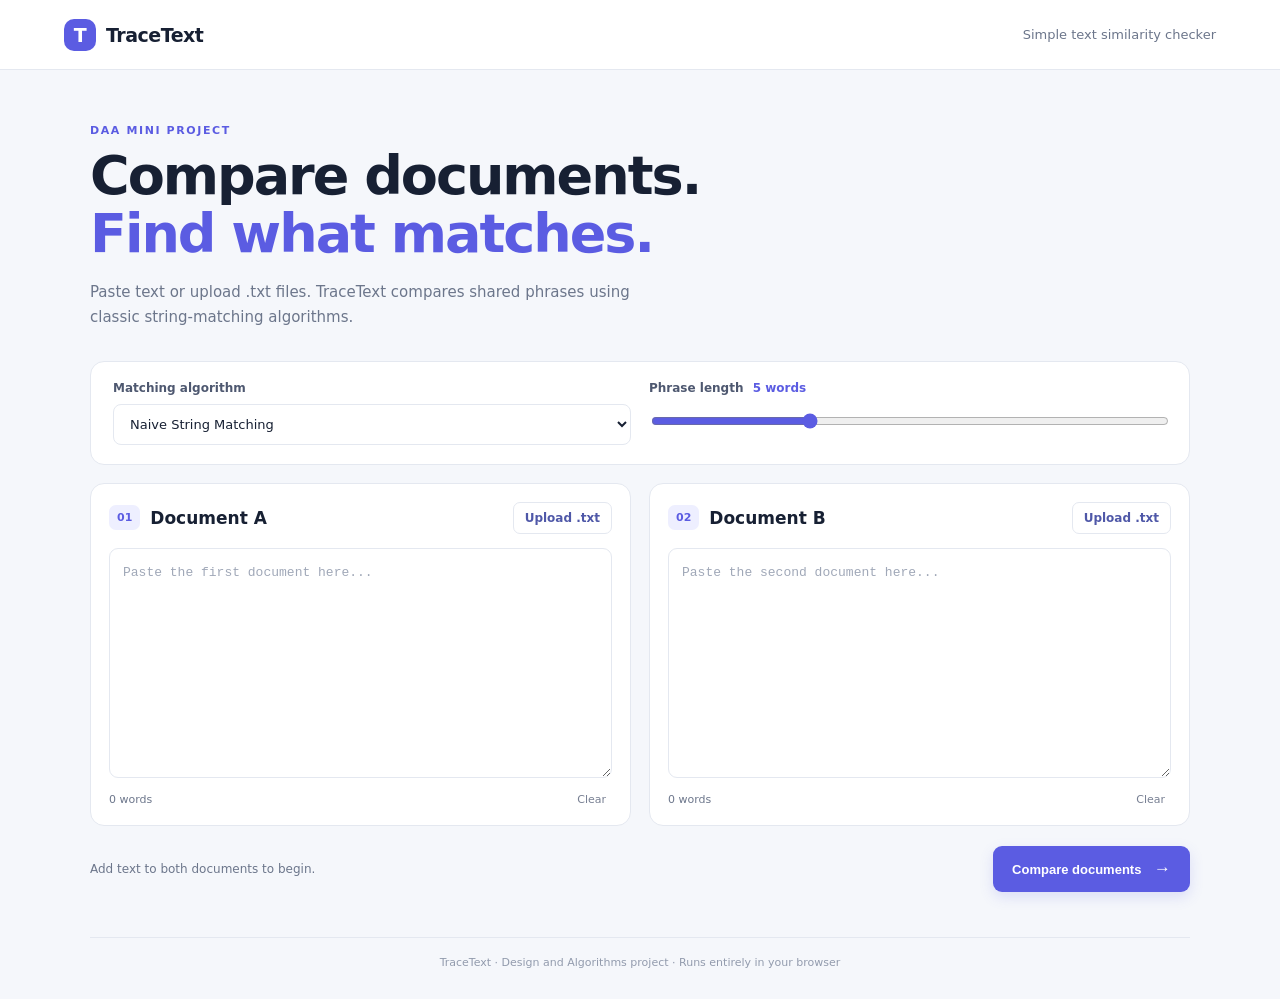
<file: plagiarism_detection_capstone/index.html>
<!DOCTYPE html>
<html lang="en">
<head>
  <meta charset="UTF-8">
  <meta name="viewport" content="width=device-width, initial-scale=1.0">
  <title>TraceText | Plagiarism Checker</title>
  <link rel="stylesheet" href="style.css">
</head>
<body>
  <header class="topbar">
    <a class="brand" href="#"><span class="brand-mark">T</span> TraceText</a>
    <span class="tagline">Simple text similarity checker</span>
  </header>

  <main class="container">
    <section class="hero">
      <p class="eyebrow">DAA MINI PROJECT</p>
      <h1>Compare documents.<br><span>Find what matches.</span></h1>
      <p class="intro">Paste text or upload .txt files. TraceText compares shared phrases using classic string-matching algorithms.</p>
    </section>

    <section class="controls">
      <div class="field">
        <label for="algorithm">Matching algorithm</label>
        <select id="algorithm">
          <option value="naive">Naive String Matching</option>
          <option value="rabin">Rabin–Karp</option>
          <option value="kmp">Knuth–Morris–Pratt (KMP)</option>
        </select>
      </div>
      <div class="field ngram-field">
        <label for="phraseLength">Phrase length <span id="phraseValue">5 words</span></label>
        <input id="phraseLength" type="range" min="2" max="12" value="5">
      </div>
    </section>

    <section class="documents">
      <article class="document-card">
        <div class="card-heading">
          <div><span class="doc-number">01</span><h2>Document A</h2></div>
          <label class="upload-button" for="fileA">Upload .txt</label>
          <input class="file-input" id="fileA" type="file" accept=".txt,text/plain">
        </div>
        <textarea id="textA" placeholder="Paste the first document here..."></textarea>
        <div class="card-footer"><span id="countA">0 words</span><button class="text-button" id="clearA" type="button">Clear</button></div>
      </article>

      <article class="document-card">
        <div class="card-heading">
          <div><span class="doc-number">02</span><h2>Document B</h2></div>
          <label class="upload-button" for="fileB">Upload .txt</label>
          <input class="file-input" id="fileB" type="file" accept=".txt,text/plain">
        </div>
        <textarea id="textB" placeholder="Paste the second document here..."></textarea>
        <div class="card-footer"><span id="countB">0 words</span><button class="text-button" id="clearB" type="button">Clear</button></div>
      </article>
    </section>

    <div class="action-row">
      <p id="status" role="status">Add text to both documents to begin.</p>
      <button id="compareBtn" class="primary-button" type="button">Compare documents <span aria-hidden="true">→</span></button>
    </div>

    <section id="results" class="results hidden" aria-live="polite">
      <div class="results-heading"><div><p class="eyebrow">COMPARISON REPORT</p><h2>Results</h2></div><span id="algorithmUsed" class="algorithm-pill"></span></div>
      <div class="stats">
        <div class="stat-card similarity-card"><span>Text similarity</span><strong id="similarity">0%</strong><div class="progress"><span id="progressFill"></span></div></div>
        <div class="stat-card"><span>Shared phrases</span><strong id="sharedCount">0</strong></div>
        <div class="stat-card"><span>Unique phrases checked</span><strong id="checkedCount">0</strong></div>
      </div>
      <div class="matches-panel">
        <div class="matches-title"><h3>Matching phrases</h3><span id="matchHint"></span></div>
        <ul id="matchesList" class="matches-list"></ul>
      </div>
      <p class="disclaimer">This is an educational text-similarity tool, not a definitive plagiarism verdict. Results depend on phrase length and exact wording.</p>
    </section>

    <footer>TraceText · Design and Algorithms project · Runs entirely in your browser</footer>
  </main>
  <script src="script.js"></script>
</body>
</html>
</file>
<file: plagiarism_detection_capstone/style.css>
:root {
  --bg: #f5f7fb;
  --surface: #ffffff;
  --ink: #172033;
  --muted: #6c768b;
  --line: #e4e8f0;
  --accent: #5b5ce2;
  --accent-dark: #4647c9;
  --soft: #eeefff;
  --green: #16866b;
}
* { box-sizing: border-box; }
body { margin: 0; background: var(--bg); color: var(--ink); font-family: Inter, ui-sans-serif, system-ui, -apple-system, "Segoe UI", sans-serif; }
.topbar { height: 70px; padding: 0 max(5vw, 22px); display: flex; align-items: center; justify-content: space-between; background: #fff; border-bottom: 1px solid var(--line); }
.brand { color: var(--ink); text-decoration: none; font-size: 19px; font-weight: 800; letter-spacing: -.5px; display: flex; align-items: center; gap: 10px; }
.brand-mark { width: 32px; height: 32px; display: grid; place-items: center; color: white; background: var(--accent); border-radius: 10px; }
.tagline { color: var(--muted); font-size: 13px; }
.container { width: min(1100px, 90%); margin: 54px auto 30px; }
.hero { max-width: 690px; margin-bottom: 30px; }
.eyebrow { margin: 0 0 10px; color: var(--accent); font-size: 11px; font-weight: 800; letter-spacing: 1.6px; }
h1 { margin: 0; font-size: clamp(36px, 5vw, 54px); line-height: 1.08; letter-spacing: -2px; }
h1 span { color: var(--accent); }
.intro { max-width: 590px; color: var(--muted); font-size: 15px; line-height: 1.7; margin: 16px 0 0; }
.controls { display: grid; grid-template-columns: 1fr 1fr; gap: 18px; padding: 19px 22px; background: var(--surface); border: 1px solid var(--line); border-radius: 14px; margin-bottom: 18px; }
.field { display: flex; flex-direction: column; gap: 9px; }
.field label { font-size: 12px; font-weight: 700; color: #4e5870; }
select { width: 100%; padding: 11px 12px; background: #fff; color: var(--ink); border: 1px solid var(--line); border-radius: 8px; font: inherit; font-size: 13px; }
input[type="range"] { width: 100%; accent-color: var(--accent); margin-top: 9px; }
#phraseValue { color: var(--accent); margin-left: 5px; }
.documents { display: grid; grid-template-columns: 1fr 1fr; gap: 18px; }
.document-card { background: var(--surface); border: 1px solid var(--line); border-radius: 14px; padding: 18px; min-width: 0; }
.card-heading, .card-heading > div { display: flex; align-items: center; }
.card-heading { justify-content: space-between; margin-bottom: 14px; }
.card-heading > div { gap: 10px; }
.doc-number { color: var(--accent); background: var(--soft); border-radius: 7px; padding: 6px 8px; font-size: 11px; font-weight: 800; }
h2 { margin: 0; font-size: 17px; }
.upload-button { padding: 8px 11px; border: 1px solid var(--line); border-radius: 7px; color: #4f58a8; font-size: 12px; font-weight: 700; cursor: pointer; }
.upload-button:hover { background: var(--soft); }
.file-input { display: none; }
textarea { width: 100%; min-height: 230px; resize: vertical; border: 1px solid var(--line); border-radius: 9px; padding: 13px; font: 13px/1.65 ui-monospace, SFMono-Regular, Consolas, monospace; color: var(--ink); outline: none; }
textarea:focus, select:focus { border-color: var(--accent); box-shadow: 0 0 0 3px #5b5ce21a; }
textarea::placeholder { color: #a0a8b8; }
.card-footer { display: flex; justify-content: space-between; align-items: center; margin-top: 10px; color: var(--muted); font-size: 11px; }
.text-button { border: 0; background: none; color: #777f92; cursor: pointer; font: inherit; }
.text-button:hover { color: #d04454; }
.action-row { display: flex; align-items: center; justify-content: space-between; gap: 15px; margin: 20px 0 34px; }
#status { color: var(--muted); font-size: 12px; margin: 0; }
.primary-button { border: 0; border-radius: 9px; background: var(--accent); color: #fff; padding: 13px 19px; font-size: 13px; font-weight: 750; cursor: pointer; box-shadow: 0 5px 14px #5b5ce22b; }
.primary-button:hover { background: var(--accent-dark); transform: translateY(-1px); }
.primary-button span { margin-left: 9px; font-size: 17px; }
.results { margin-top: 8px; }
.hidden { display: none; }
.results-heading { display: flex; align-items: end; justify-content: space-between; margin-bottom: 15px; }
.results-heading h2 { font-size: 25px; }
.algorithm-pill { padding: 7px 10px; border-radius: 20px; background: var(--soft); color: var(--accent); font-size: 11px; font-weight: 750; }
.stats { display: grid; grid-template-columns: 1.5fr 1fr 1fr; gap: 14px; }
.stat-card { min-height: 116px; display: flex; flex-direction: column; justify-content: center; gap: 8px; padding: 18px; background: #fff; border: 1px solid var(--line); border-radius: 12px; }
.stat-card > span { color: var(--muted); font-size: 12px; }
.stat-card strong { font-size: 29px; letter-spacing: -1px; }
.similarity-card strong { color: var(--accent); }
.progress { height: 6px; background: #eceefa; border-radius: 10px; overflow: hidden; margin-top: 2px; }
.progress span { display: block; height: 100%; width: 0; background: var(--accent); border-radius: inherit; transition: width .3s; }
.matches-panel { background: #fff; border: 1px solid var(--line); border-radius: 12px; margin-top: 14px; padding: 18px; }
.matches-title { display: flex; justify-content: space-between; align-items: center; gap: 10px; }
.matches-title h3 { margin: 0; font-size: 15px; }
.matches-title span { color: var(--muted); font-size: 11px; }
.matches-list { list-style: none; padding: 0; margin: 12px 0 0; display: grid; grid-template-columns: 1fr 1fr; gap: 8px; }
.matches-list li { padding: 10px 12px; background: #f7f8fc; border: 1px solid #edf0f5; border-radius: 8px; font-size: 12px; line-height: 1.5; overflow-wrap: anywhere; }
.matches-list .empty { grid-column: 1 / -1; color: var(--muted); text-align: center; padding: 22px; }
.disclaimer { color: var(--muted); font-size: 11px; line-height: 1.6; margin: 12px 2px 0; }
footer { border-top: 1px solid var(--line); margin-top: 45px; padding-top: 18px; text-align: center; color: #929bad; font-size: 11px; }
@media (max-width: 700px) {
  .container { margin-top: 35px; }
  .tagline { display: none; }
  .controls, .documents { grid-template-columns: 1fr; }
  .stats { grid-template-columns: 1fr 1fr; }
  .similarity-card { grid-column: 1 / -1; }
  .action-row { align-items: stretch; flex-direction: column; }
  .primary-button { width: 100%; }
  .matches-list { grid-template-columns: 1fr; }
}
</file>
